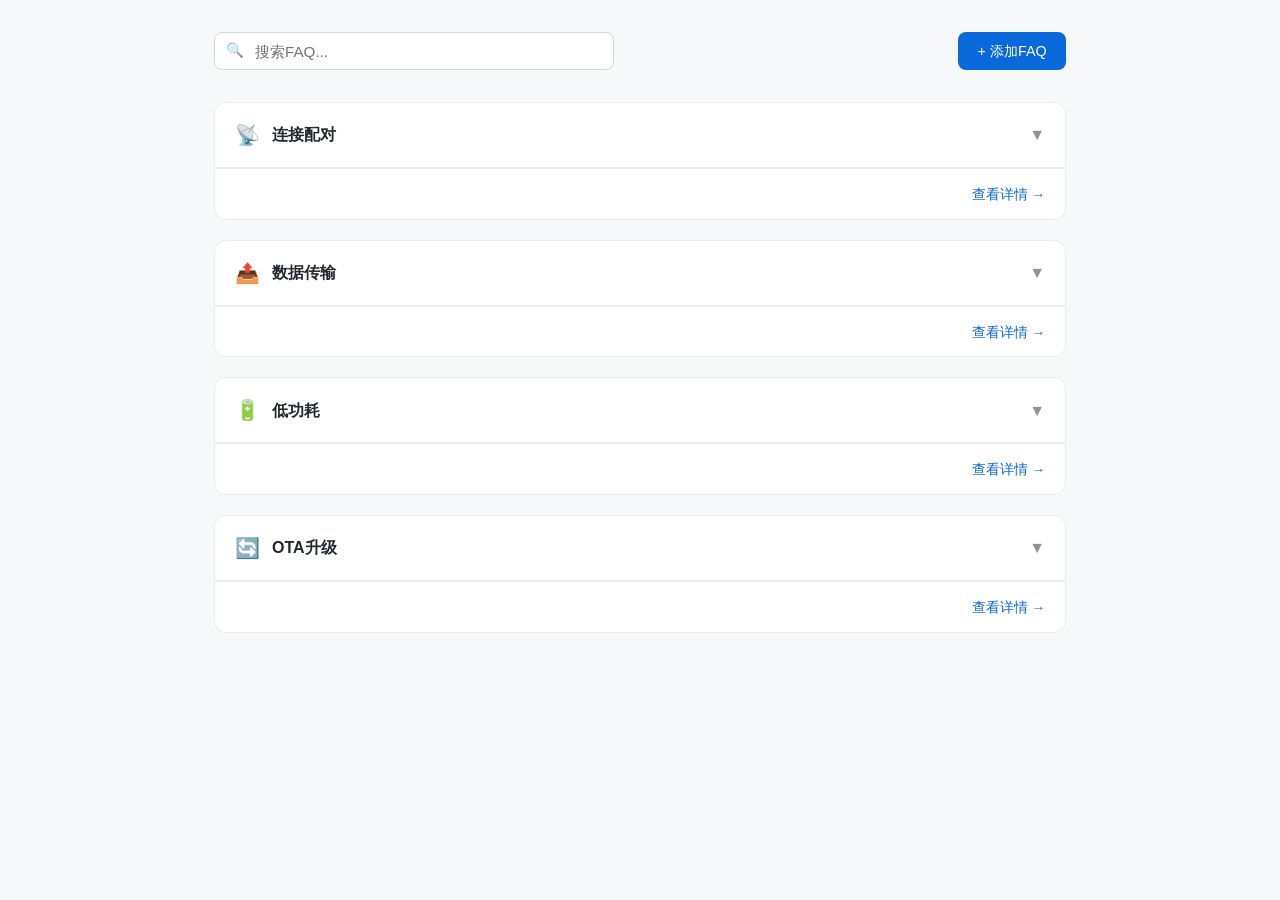
<file: ble-sdk-faq/index.html>
<!DOCTYPE html>
<html lang="zh-CN">
<head>
  <meta charset="UTF-8">
  <meta name="viewport" content="width=device-width, initial-scale=1.0">
  <title>BLE SDK FAQ - 常见问题解答</title>
  <link rel="stylesheet" href="faq.css">
</head>
<body>
  <div class="container">
    <!-- 工具栏 -->
    <div class="toolbar">
      <div class="search-box">
        <input type="text" id="searchInput" placeholder="搜索FAQ...">
      </div>
      <button class="btn-add" id="btnAddFaq">+ 添加FAQ</button>
    </div>

    <!-- FAQ模块列表 -->
    <div id="faqModules"></div>
  </div>

  <!-- 添加FAQ模态框 -->
  <div class="modal-overlay" id="modalAddFaq">
    <div class="modal">
      <div class="modal-header">
        <h2 class="modal-title">添加新FAQ</h2>
        <button class="modal-close" id="modalClose">&times;</button>
      </div>
      <div class="modal-body">
        <div class="form-group">
          <label>问题标题</label>
          <input type="text" id="faqQuestion" placeholder="请输入问题描述...">
        </div>
        <div class="form-group">
          <label>所属模块</label>
          <select id="faqModule">
            <option value="">选择模块...</option>
            <option value="connection">📡 连接配对</option>
            <option value="data">📤 数据传输</option>
            <option value="power">🔋 低功耗</option>
            <option value="ota">🔄 OTA升级</option>
            <option value="error">⚠️ 异常处理</option>
          </select>
        </div>
        <div class="form-group">
          <label>详细解答</label>
          <textarea id="faqAnswer" placeholder="请输入详细解答..."></textarea>
        </div>
        <div class="form-group">
          <label>代码示例（可选）</label>
          <textarea id="faqCode" placeholder="请输入代码示例..." style="min-height: 80px;"></textarea>
        </div>
      </div>
      <div class="modal-footer">
        <button class="btn btn-secondary" id="btnCancel">取消</button>
        <button class="btn btn-primary" id="btnSubmit">提交</button>
      </div>
    </div>
  </div>

  <script src="faq.js"></script>
  <script>
    // ===== 首页渲染逻辑 =====

    // 渲染模块列表
    function renderModules(faqs) {
      const container = document.getElementById('faqModules');
      container.innerHTML = '';

      // 按模块分组
      const modules = {};
      faqs.forEach(faq => {
        if (!modules[faq.module]) {
          modules[faq.module] = [];
        }
        modules[faq.module].push(faq);
      });

      // 渲染每个模块
      Object.keys(modules).forEach(moduleId => {
        const module = MODULES[moduleId];
        if (!module) return;

        const faqList = modules[moduleId];

        const card = document.createElement('div');
        card.className = 'module-card';
        card.innerHTML = `
          <div class="module-header" data-module="${moduleId}">
            <span class="module-icon">${module.icon}</span>
            <span class="module-title">${module.name}</span>
            <span class="module-toggle">▼</span>
          </div>
          <div class="module-body">
            ${faqList.map(faq => `
              <div class="faq-item">
                <span class="faq-question" data-id="${faq.id}">${faq.question}</span>
                <div class="faq-meta">
                  ${faq.tags.map(tag => `<span class="faq-tag">${tag}</span>`).join('')}
                </div>
              </div>
            `).join('')}
          </div>
          <div class="module-footer">
            <a class="btn-detail" href="detail.html?module=${moduleId}">查看详情 →</a>
          </div>
        `;

        container.appendChild(card);
      });

      // 绑定模块展开/收起事件
      document.querySelectorAll('.module-header').forEach(header => {
        header.addEventListener('click', () => {
          header.parentElement.classList.toggle('expanded');
        });
      });

      // 绑定FAQ点击事件
      document.querySelectorAll('.faq-question').forEach(item => {
        item.addEventListener('click', () => {
          const faqId = item.dataset.id;
          const faq = FAQStorage.getById(faqId);
          if (faq) {
            window.location.href = `detail.html?module=${faq.module}&highlight=${faqId}`;
          }
        });
      });
    }

    // 搜索功能
    function handleSearch(query) {
      if (query.trim() === '') {
        renderModules(FAQStorage.getAll());
      } else {
        const results = FAQStorage.search(query);
        renderModules(results);
      }
    }

    // 初始化
    document.addEventListener('DOMContentLoaded', () => {
      renderModules(FAQStorage.getAll());

      // 搜索输入
      const searchInput = document.getElementById('searchInput');
      searchInput.addEventListener('input', (e) => {
        handleSearch(e.target.value);
      });

      // 添加FAQ模态框
      const modal = document.getElementById('modalAddFaq');
      const btnAddFaq = document.getElementById('btnAddFaq');
      const btnClose = document.getElementById('modalClose');
      const btnCancel = document.getElementById('btnCancel');
      const btnSubmit = document.getElementById('btnSubmit');

      function openModal() {
        modal.classList.add('active');
        document.getElementById('faqQuestion').focus();
      }

      function closeModal() {
        modal.classList.remove('active');
        // 清空表单
        document.getElementById('faqQuestion').value = '';
        document.getElementById('faqModule').value = '';
        document.getElementById('faqAnswer').value = '';
        document.getElementById('faqCode').value = '';
      }

      btnAddFaq.addEventListener('click', openModal);
      btnClose.addEventListener('click', closeModal);
      btnCancel.addEventListener('click', closeModal);

      // 点击遮罩关闭
      modal.addEventListener('click', (e) => {
        if (e.target === modal) closeModal();
      });

      // 提交FAQ
      btnSubmit.addEventListener('click', () => {
        const question = document.getElementById('faqQuestion').value.trim();
        const module = document.getElementById('faqModule').value;
        const answer = document.getElementById('faqAnswer').value.trim();
        const code = document.getElementById('faqCode').value.trim();

        if (!question || !module || !answer) {
          alert('请填写必填项：问题标题、所属模块、详细解答');
          return;
        }

        FAQStorage.add({
          module,
          question,
          answer,
          code,
          tags: ['新增'],
          author: ''
        });

        closeModal();
        renderModules(FAQStorage.getAll());
        alert('FAQ添加成功！');
      });

      // ESC关闭模态框
      document.addEventListener('keydown', (e) => {
        if (e.key === 'Escape' && modal.classList.contains('active')) {
          closeModal();
        }
      });
    });
  </script>
</body>
</html>
</file>
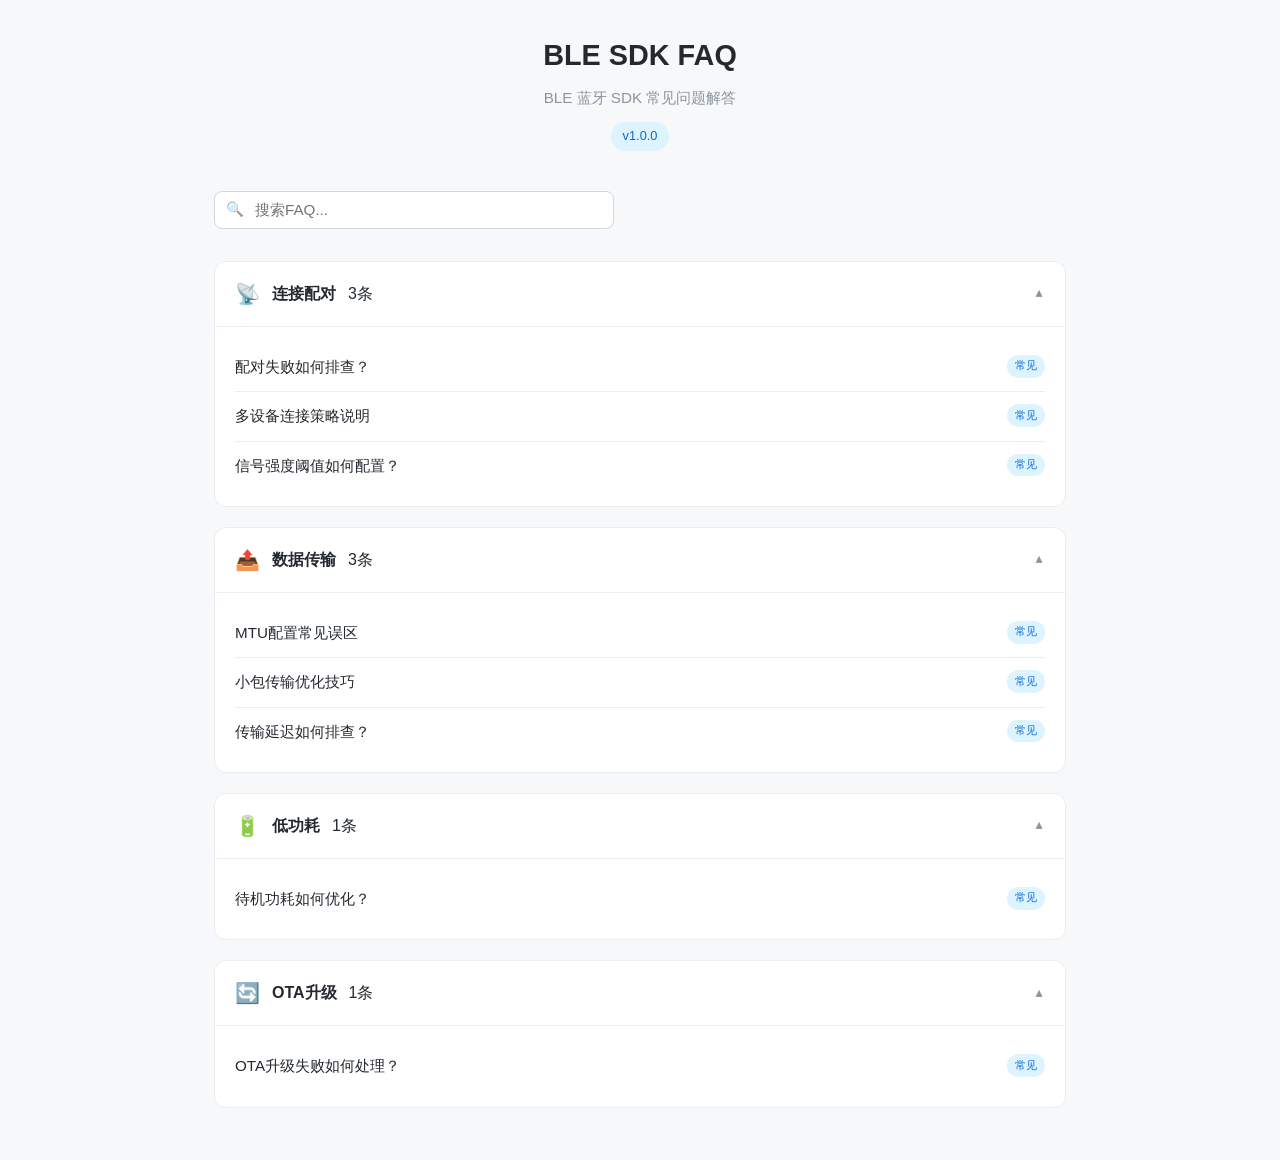
<file: ble-sdk-faq-standalone.html>
<!DOCTYPE html>
<html lang="zh-CN">
<head>
  <meta charset="UTF-8">
  <meta name="viewport" content="width=device-width, initial-scale=1.0">
  <title>BLE SDK FAQ - 常见问题解答</title>
  <style>
    /* ===== 基础变量 ===== */
    :root {
      --bg-primary: #ffffff;
      --bg-secondary: #f6f8fa;
      --bg-card: #ffffff;
      --text-primary: #24292f;
      --text-secondary: #57606a;
      --text-muted: #8b949e;
      --accent: #0969da;
      --accent-hover: #0860ca;
      --border: #d0d7de;
      --border-light: #eaecef;
      --tag-bg: #ddf4ff;
      --tag-text: #0969da;
      --shadow: 0 1px 3px rgba(0,0,0,0.08);
      --shadow-hover: 0 4px 12px rgba(0,0,0,0.12);
      --radius: 8px;
      --radius-lg: 12px;
    }

    /* ===== 重置样式 ===== */
    * { margin: 0; padding: 0; box-sizing: border-box; }

    body {
      font-family: -apple-system, BlinkMacSystemFont, "Segoe UI", Helvetica, Arial, sans-serif;
      background: var(--bg-secondary);
      color: var(--text-primary);
      line-height: 1.6;
      min-height: 100vh;
    }

    /* ===== 容器 ===== */
    .container {
      max-width: 900px;
      margin: 0 auto;
      padding: 2rem 1.5rem;
    }

    /* ===== 头部 ===== */
    .page-header {
      text-align: center;
      margin-bottom: 2.5rem;
    }

    .page-header h1 {
      font-size: 1.8rem;
      font-weight: 700;
      color: var(--text-primary);
      margin-bottom: 0.5rem;
    }

    .page-header p {
      color: var(--text-muted);
      font-size: 0.95rem;
    }

    .page-header .version {
      display: inline-block;
      margin-top: 0.75rem;
      padding: 0.25rem 0.75rem;
      background: var(--tag-bg);
      color: var(--tag-text);
      border-radius: 20px;
      font-size: 0.8rem;
      font-weight: 500;
    }

    /* ===== 工具栏 ===== */
    .toolbar {
      display: flex;
      align-items: center;
      justify-content: space-between;
      gap: 1rem;
      margin-bottom: 2rem;
    }

    .search-box {
      flex: 1;
      max-width: 400px;
      position: relative;
    }

    .search-box input {
      width: 100%;
      padding: 0.6rem 1rem 0.6rem 2.5rem;
      border: 1px solid var(--border);
      border-radius: var(--radius);
      font-size: 0.95rem;
      background: var(--bg-primary);
      transition: border-color 0.2s, box-shadow 0.2s;
    }

    .search-box input:focus {
      outline: none;
      border-color: var(--accent);
      box-shadow: 0 0 0 3px rgba(9, 105, 218, 0.1);
    }

    .search-box::before {
      content: "🔍";
      position: absolute;
      left: 0.75rem;
      top: 50%;
      transform: translateY(-50%);
      font-size: 0.9rem;
      opacity: 0.6;
    }

    /* ===== 模块卡片 ===== */
    .module-card {
      background: var(--bg-card);
      border: 1px solid var(--border-light);
      border-radius: var(--radius-lg);
      margin-bottom: 1.25rem;
      overflow: hidden;
      transition: box-shadow 0.2s, border-color 0.2s;
    }

    .module-card:hover {
      box-shadow: var(--shadow-hover);
      border-color: var(--border);
    }

    .module-header {
      display: flex;
      align-items: center;
      gap: 0.75rem;
      padding: 1rem 1.25rem;
      border-bottom: 1px solid var(--border-light);
      cursor: pointer;
      user-select: none;
    }

    .module-icon { font-size: 1.25rem; }
    .module-title { font-size: 1rem; font-weight: 600; color: var(--text-primary); }

    .module-toggle {
      margin-left: auto;
      color: var(--text-muted);
      transition: transform 0.2s;
      font-size: 0.75rem;
    }

    .module-card.expanded .module-toggle { transform: rotate(180deg); }

    .module-body { display: none; padding: 1rem 1.25rem; }
    .module-card.expanded .module-body { display: block; }

    /* ===== FAQ列表项 ===== */
    .faq-item {
      display: flex;
      align-items: flex-start;
      justify-content: space-between;
      padding: 0.75rem 0;
      border-bottom: 1px solid var(--border-light);
      gap: 1rem;
    }

    .faq-item:last-child { border-bottom: none; }

    .faq-question {
      flex: 1;
      font-size: 0.95rem;
      color: var(--text-primary);
      cursor: pointer;
      transition: color 0.2s;
    }

    .faq-question:hover { color: var(--accent); }

    .faq-meta { display: flex; align-items: center; gap: 0.5rem; flex-shrink: 0; }

    .faq-tag {
      font-size: 0.7rem;
      padding: 0.15rem 0.5rem;
      background: var(--tag-bg);
      color: var(--tag-text);
      border-radius: 20px;
      font-weight: 500;
    }

    /* ===== FAQ详情弹窗 ===== */
    .modal-overlay {
      display: none;
      position: fixed;
      top: 0; left: 0; right: 0; bottom: 0;
      background: rgba(0, 0, 0, 0.5);
      z-index: 1000;
      align-items: center;
      justify-content: center;
      padding: 1rem;
    }

    .modal-overlay.active { display: flex; }

    .modal {
      background: var(--bg-primary);
      border-radius: var(--radius-lg);
      width: 100%;
      max-width: 680px;
      max-height: 90vh;
      overflow-y: auto;
    }

    .modal-header {
      display: flex;
      align-items: center;
      justify-content: space-between;
      padding: 1.25rem 1.5rem;
      border-bottom: 1px solid var(--border-light);
      position: sticky;
      top: 0;
      background: var(--bg-primary);
    }

    .modal-title { font-size: 1.1rem; font-weight: 600; }

    .modal-close {
      background: none;
      border: none;
      font-size: 1.5rem;
      color: var(--text-muted);
      cursor: pointer;
      line-height: 1;
    }

    .modal-close:hover { color: var(--text-primary); }

    .modal-body { padding: 1.5rem; }

    .modal-q {
      font-size: 1.05rem;
      font-weight: 600;
      color: var(--text-primary);
      margin-bottom: 1rem;
      display: flex;
      align-items: flex-start;
      gap: 0.5rem;
    }

    .modal-q::before {
      content: "Q";
      display: inline-flex;
      align-items: center;
      justify-content: center;
      width: 1.5rem;
      height: 1.5rem;
      background: var(--accent);
      color: white;
      border-radius: 4px;
      font-size: 0.8rem;
      font-weight: 600;
      flex-shrink: 0;
    }

    .modal-answer {
      color: var(--text-secondary);
      line-height: 1.8;
      white-space: pre-wrap;
      padding-left: 2rem;
    }

    .modal-answer p { margin-bottom: 0.75rem; }
    .modal-answer p:last-child { margin-bottom: 0; }

    .modal-code {
      background: #1e1e1e;
      color: #d4d4d4;
      padding: 1rem;
      border-radius: var(--radius);
      margin: 1rem 0 1rem 2rem;
      overflow-x: auto;
      font-family: "SF Mono", Monaco, Consolas, monospace;
      font-size: 0.85rem;
      line-height: 1.5;
    }

    .modal-footer {
      padding: 0.75rem 1.5rem 1.5rem;
      display: flex;
      align-items: center;
      gap: 0.75rem;
    }

    .modal-date {
      font-size: 0.8rem;
      color: var(--text-muted);
    }

    /* ===== 空状态 ===== */
    .empty-state {
      text-align: center;
      padding: 3rem 1rem;
      color: var(--text-muted);
    }

    .empty-state-icon { font-size: 3rem; margin-bottom: 1rem; }
    .empty-state-text { font-size: 1rem; }

    /* ===== 响应式 ===== */
    @media (max-width: 640px) {
      .container { padding: 1.5rem 1rem; }
      .toolbar { flex-direction: column; align-items: stretch; }
      .search-box { max-width: none; }
      .page-header h1 { font-size: 1.5rem; }
    }
  </style>
</head>
<body>
  <div class="container">
    <div class="page-header">
      <h1>BLE SDK FAQ</h1>
      <p>BLE 蓝牙 SDK 常见问题解答</p>
      <span class="version">v1.0.0</span>
    </div>

    <div class="toolbar">
      <div class="search-box">
        <input type="text" id="searchInput" placeholder="搜索FAQ...">
      </div>
    </div>

    <div id="faqModules"></div>
  </div>

  <!-- FAQ详情弹窗 -->
  <div class="modal-overlay" id="modalDetail">
    <div class="modal">
      <div class="modal-header">
        <span class="modal-title" id="modalModuleName"></span>
        <button class="modal-close" id="modalClose">&times;</button>
      </div>
      <div class="modal-body" id="modalBody"></div>
      <div class="modal-footer">
        <span class="modal-date" id="modalDate"></span>
      </div>
    </div>
  </div>

  <script>
    // ===== 模块配置 =====
    const MODULES = {
      connection: { id: 'connection', name: '连接配对', icon: '📡' },
      data: { id: 'data', name: '数据传输', icon: '📤' },
      power: { id: 'power', name: '低功耗', icon: '🔋' },
      ota: { id: 'ota', name: 'OTA升级', icon: '🔄' },
      error: { id: 'error', name: '异常处理', icon: '⚠️' }
    };

    // ===== FAQ数据 =====
    const FAQS = [
      {
        id: 'faq_001',
        module: 'connection',
        question: '配对失败如何排查？',
        answer: '配对失败常见原因包括：\n\n1. 距离过远：确保设备在1米以内\n2. 名称冲突：多个设备同名可能导致配对错误\n3. 芯片忙碌：上一个连接未完全断开\n4. 加密不匹配：确认双方加密等级一致\n\n排查步骤：\n1. 重启双方设备\n2. 清除已配对列表\n3. 确认设备处于可发现模式\n4. 检查BLE协议栈日志',
        code: '// 清除配对列表\nble_pair_clear_all();\n\n// 重新开始配对\nble_pair_start();',
        tags: ['常见'],
        date: '2026-05-10'
      },
      {
        id: 'faq_002',
        module: 'connection',
        question: '多设备连接策略说明',
        answer: 'TS8001支持多设备连接，但有以下限制：\n\n- 最多同时连接4个设备\n- 建议不超过3个以保证通信质量\n- 各连接共享带宽资源',
        code: '// 设置最大连接数\nble_config.max_conn = 3;',
        tags: ['常见'],
        date: '2026-05-10'
      },
      {
        id: 'faq_003',
        module: 'connection',
        question: '信号强度阈值如何配置？',
        answer: '信号强度(RSSI)阈值用于控制连接质量和断开判定。\n\n推荐配置：\n- 最小连接阈值：-80 dBm\n- 警告阈值：-70 dBm',
        code: 'ble_config.rssi_min = -80;\nble_config.rssi_warn = -70;',
        tags: ['常见'],
        date: '2026-05-10'
      },
      {
        id: 'faq_004',
        module: 'data',
        question: 'MTU配置常见误区',
        answer: 'MTU（最大传输单元）配置常见错误：\n\n1. MTU不是越大越好：过大会增加功耗\n2. 两端MTU不匹配：以较小值为准\n3. 未在连接建立后协商：需要手动触发MTU协商\n\n推荐默认值为23字节（BLE 4.0兼容），可升级到247字节（BLE 4.2+）',
        code: '// 请求MTU协商\nble_att_request_mtu(247);',
        tags: ['常见'],
        date: '2026-05-12'
      },
      {
        id: 'faq_005',
        module: 'data',
        question: '小包传输优化技巧',
        answer: '针对小数据包（<20字节）的优化建议：\n\n1. 合并高频小数据为一批传输\n2. 使用Notify而非Write+Response\n3. 合理设置连接间隔',
        code: '// 批量发送数据\nuint8_t batch_data[] = {0x01, 0x02, 0x03};\nble_notify_send(handle, batch_data, sizeof(batch_data));',
        tags: ['常见'],
        date: '2026-05-12'
      },
      {
        id: 'faq_006',
        module: 'data',
        question: '传输延迟如何排查？',
        answer: '传输延迟排查思路：\n\n1. 检查连接间隔是否过大\n2. 确认对端设备响应速度\n3. 查看协议栈是否有数据堆积',
        tags: ['常见'],
        date: '2026-05-12'
      },
      {
        id: 'faq_007',
        module: 'power',
        question: '待机功耗如何优化？',
        answer: '待机功耗优化关键点：\n\n1. 合理配置Deep Sleep模式\n2. 关闭不必要的外设时钟\n3. 降低CPU频率\n4. 优化广播间隔',
        code: '// 进入深度睡眠\nsystem_sleep(SLEEP_MODE_DEEP);\n\n// 关闭未使用外设\nperipheral_clock_disable(UART_ID);',
        tags: ['常见'],
        date: '2026-05-15'
      },
      {
        id: 'faq_008',
        module: 'ota',
        question: 'OTA升级失败如何处理？',
        answer: 'OTA升级失败处理流程：\n\n1. 检查固件签名是否正确\n2. 确认升级区大小足够\n3. 确保传输过程不断电\n4. 验证新固件完整性',
        tags: ['常见'],
        date: '2026-05-15'
      }
    ];

    // ===== 渲染模块列表 =====
    function renderModules(faqs) {
      const container = document.getElementById('faqModules');

      if (faqs.length === 0) {
        container.innerHTML = `
          <div class="empty-state">
            <div class="empty-state-icon">🔍</div>
            <div class="empty-state-text">未找到相关FAQ</div>
          </div>`;
        return;
      }

      // 按模块分组并排序
      const modules = {};
      faqs.forEach(faq => {
        if (!modules[faq.module]) modules[faq.module] = [];
        modules[faq.module].push(faq);
      });

      // 按日期倒序
      Object.keys(modules).forEach(moduleId => {
        modules[moduleId].sort((a, b) => new Date(b.date) - new Date(a.date));
      });

      container.innerHTML = '';

      Object.keys(modules).forEach(moduleId => {
        const module = MODULES[moduleId];
        if (!module) return;

        const faqList = modules[moduleId];
        if (faqList.length === 0) return;

        const card = document.createElement('div');
        card.className = 'module-card expanded';
        card.innerHTML = `
          <div class="module-header">
            <span class="module-icon">${module.icon}</span>
            <span class="module-title">${module.name}</span>
            <span class="faq-count">${faqList.length}条</span>
            <span class="module-toggle">▼</span>
          </div>
          <div class="module-body">
            ${faqList.map(faq => `
              <div class="faq-item">
                <span class="faq-question" data-id="${faq.id}">${faq.question}</span>
                <div class="faq-meta">
                  ${faq.tags.map(tag => `<span class="faq-tag">${tag}</span>`).join('')}
                </div>
              </div>
            `).join('')}
          </div>`;

        container.appendChild(card);
      });

      // 绑定模块展开/收起
      document.querySelectorAll('.module-header').forEach(header => {
        header.addEventListener('click', () => {
          header.parentElement.classList.toggle('expanded');
        });
      });

      // 绑定FAQ点击
      document.querySelectorAll('.faq-question').forEach(item => {
        item.addEventListener('click', () => {
          const faq = FAQS.find(f => f.id === item.dataset.id);
          if (faq) openModal(faq);
        });
      });
    }

    // ===== 弹窗操作 =====
    function openModal(faq) {
      document.getElementById('modalModuleName').textContent = MODULES[faq.module]?.name || '';
      document.getElementById('modalDate').textContent = faq.date;

      const body = document.getElementById('modalBody');
      let html = `<div class="modal-q">${escapeHtml(faq.question)}</div>`;
      html += `<div class="modal-answer">${formatAnswer(faq.answer)}</div>`;
      if (faq.code) {
        html += `<div class="modal-code">${escapeHtml(faq.code)}</div>`;
      }
      body.innerHTML = html;

      document.getElementById('modalDetail').classList.add('active');
      document.body.style.overflow = 'hidden';
    }

    function closeModal() {
      document.getElementById('modalDetail').classList.remove('active');
      document.body.style.overflow = '';
    }

    // ===== 工具函数 =====
    function formatAnswer(text) {
      return text
        .replace(/&/g, '&amp;')
        .replace(/</g, '&lt;')
        .replace(/>/g, '&gt;')
        .replace(/\n/g, '<br>')
        .replace(/\*\*(.*?)\*\*/g, '<strong>$1</strong>');
    }

    function escapeHtml(text) {
      const div = document.createElement('div');
      div.textContent = text;
      return div.innerHTML;
    }

    // ===== 搜索 =====
    function handleSearch(query) {
      if (query.trim() === '') {
        renderModules(FAQS);
      } else {
        const q = query.toLowerCase();
        const results = FAQS.filter(faq =>
          faq.question.toLowerCase().includes(q) ||
          faq.answer.toLowerCase().includes(q)
        );
        renderModules(results);
      }
    }

    // ===== 初始化 =====
    document.addEventListener('DOMContentLoaded', () => {
      renderModules(FAQS);

      const searchInput = document.getElementById('searchInput');
      searchInput.addEventListener('input', (e) => handleSearch(e.target.value));

      document.getElementById('modalClose').addEventListener('click', closeModal);
      document.getElementById('modalDetail').addEventListener('click', (e) => {
        if (e.target === document.getElementById('modalDetail')) closeModal();
      });

      document.addEventListener('keydown', (e) => {
        if (e.key === 'Escape') closeModal();
      });
    });
  </script>
</body>
</html>
</file>
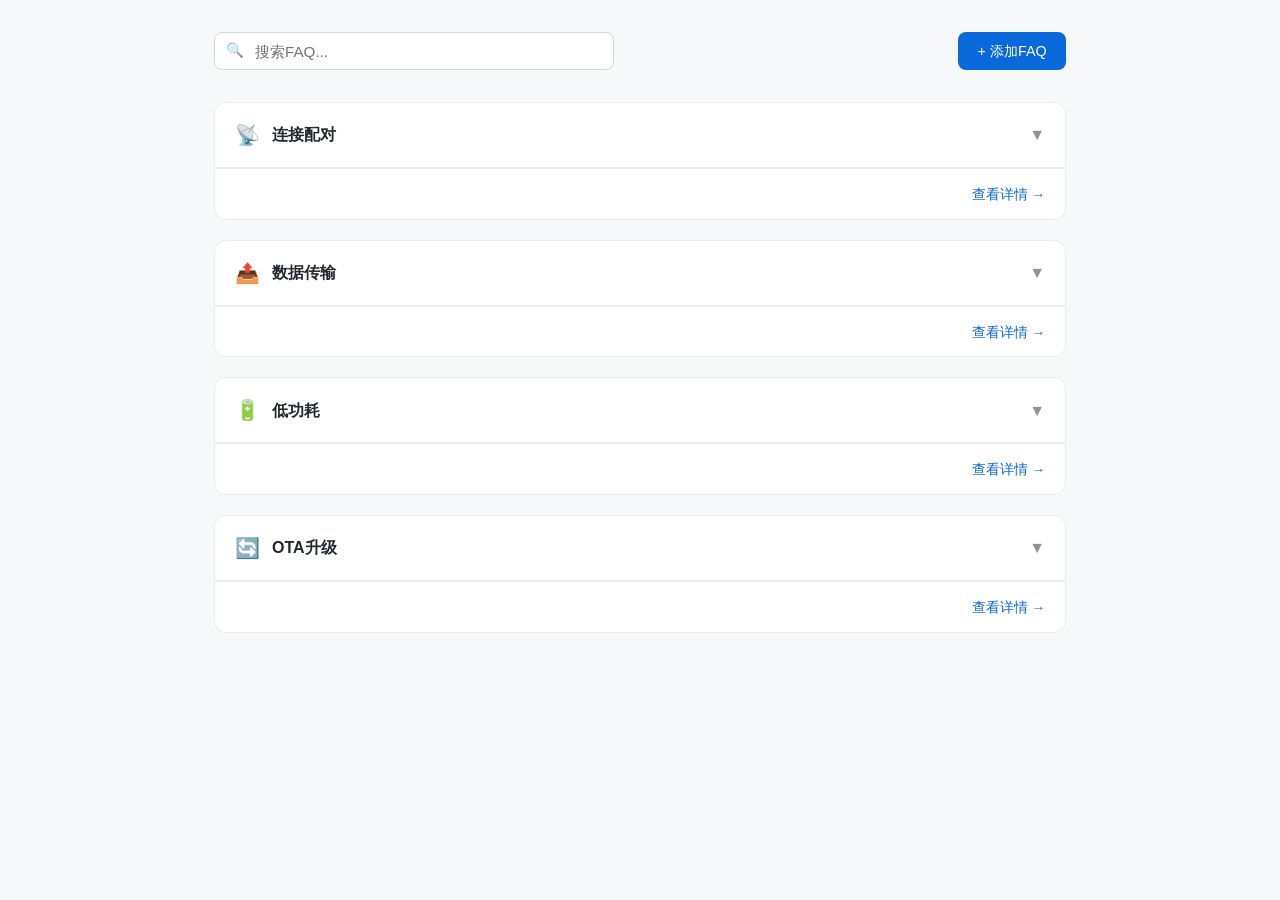
<file: ble-sdk-faq/detail.html>
<!DOCTYPE html>
<html lang="zh-CN">
<head>
  <meta charset="UTF-8">
  <meta name="viewport" content="width=device-width, initial-scale=1.0">
  <title>FAQ详情 - BLE SDK</title>
  <link rel="stylesheet" href="faq.css">
  <style>
    /* 详情页额外样式 */
    .detail-header {
      margin-bottom: 2rem;
    }

    .breadcrumb {
      display: flex;
      align-items: center;
      gap: 0.5rem;
      margin-bottom: 1rem;
      font-size: 0.9rem;
      color: var(--text-muted);
    }

    .breadcrumb a {
      color: var(--accent);
      text-decoration: none;
    }

    .breadcrumb a:hover {
      text-decoration: underline;
    }

    .module-info {
      display: flex;
      align-items: center;
      gap: 0.75rem;
      margin-bottom: 1.5rem;
    }

    .module-info .module-icon {
      font-size: 2rem;
    }

    .module-info .module-name {
      font-size: 1.5rem;
      font-weight: 600;
    }

    .faq-detail-card {
      background: var(--bg-card);
      border: 1px solid var(--border-light);
      border-radius: var(--radius-lg);
      padding: 1.5rem;
      margin-bottom: 1.5rem;
    }

    .faq-detail-card:target {
      background: var(--tag-bg);
      border-color: var(--accent);
    }

    .faq-detail-question {
      font-size: 1.1rem;
      font-weight: 600;
      color: var(--text-primary);
      margin-bottom: 0.75rem;
      display: flex;
      align-items: center;
      gap: 0.5rem;
    }

    .faq-detail-question::before {
      content: "Q";
      display: inline-flex;
      align-items: center;
      justify-content: center;
      width: 1.5rem;
      height: 1.5rem;
      background: var(--accent);
      color: white;
      border-radius: 4px;
      font-size: 0.8rem;
      font-weight: 600;
    }

    .faq-detail-answer {
      color: var(--text-secondary);
      line-height: 1.8;
      white-space: pre-wrap;
    }

    .faq-detail-answer p {
      margin-bottom: 0.75rem;
    }

    .faq-detail-answer p:last-child {
      margin-bottom: 0;
    }

    .faq-detail-code {
      background: #1e1e1e;
      color: #d4d4d4;
      padding: 1rem;
      border-radius: var(--radius);
      margin: 1rem 0;
      overflow-x: auto;
      font-family: "SF Mono", Monaco, Consolas, monospace;
      font-size: 0.85rem;
      line-height: 1.5;
    }

    .faq-detail-date {
      font-size: 0.8rem;
      color: var(--text-muted);
      margin-top: 1rem;
      text-align: right;
    }

    .btn-back-top {
      position: fixed;
      bottom: 2rem;
      right: 2rem;
      width: 2.5rem;
      height: 2.5rem;
      background: var(--accent);
      color: white;
      border: none;
      border-radius: 50%;
      font-size: 1.2rem;
      cursor: pointer;
      box-shadow: var(--shadow);
      opacity: 0;
      transition: opacity 0.2s;
    }

    .btn-back-top.visible {
      opacity: 1;
    }

    .btn-back-top:hover {
      background: var(--accent-hover);
    }
  </style>
</head>
<body>
  <div class="container">
    <div class="detail-header">
      <div class="breadcrumb">
        <a href="index.html">← 返回首页</a>
        <span>/</span>
        <span id="breadcrumbModule">加载中...</span>
      </div>
      <div class="module-info" id="moduleInfo"></div>
    </div>

    <div id="faqList"></div>
  </div>

  <button class="btn-back-top" id="btnBackTop">↑</button>

  <script src="faq.js"></script>
  <script>
    // ===== 详情页渲染逻辑 =====

    function renderDetailPage() {
      const params = new URLSearchParams(window.location.search);
      const moduleId = params.get('module');
      const highlightId = params.get('highlight');

      if (!moduleId) {
        window.location.href = 'index.html';
        return;
      }

      const module = MODULES[moduleId];
      if (!module) {
        window.location.href = 'index.html';
        return;
      }

      // 渲染面包屑和模块信息
      document.getElementById('breadcrumbModule').textContent = module.name;
      document.getElementById('moduleInfo').innerHTML = `
        <span class="module-icon">${module.icon}</span>
        <span class="module-name">${module.name}</span>
      `;

      // 设置页面标题
      document.title = `${module.name} - FAQ详情 - BLE SDK`;

      // 渲染FAQ列表
      const faqs = FAQStorage.getByModule(moduleId);
      const container = document.getElementById('faqList');

      if (faqs.length === 0) {
        container.innerHTML = '<p style="color: var(--text-muted); text-align: center; padding: 2rem;">暂无FAQ内容</p>';
        return;
      }

      container.innerHTML = faqs.map(faq => `
        <div class="faq-detail-card" id="${faq.id}">
          <div class="faq-detail-question">${faq.question}</div>
          <div class="faq-detail-answer">${formatAnswer(faq.answer)}</div>
          ${faq.code ? `<div class="faq-detail-code">${escapeHtml(faq.code)}</div>` : ''}
          <div class="faq-detail-date">${faq.date}</div>
        </div>
      `).join('');

      // 如果有高亮ID，滚动到该位置
      if (highlightId) {
        setTimeout(() => {
          const target = document.getElementById(highlightId);
          if (target) {
            target.scrollIntoView({ behavior: 'smooth', block: 'center' });
          }
        }, 100);
      }
    }

    // 格式化答案（简单处理换行和粗体）
    function formatAnswer(text) {
      return text
        .replace(/\n/g, '<br>')
        .replace(/\*\*(.*?)\*\*/g, '<strong>$1</strong>');
    }

    // HTML转义
    function escapeHtml(text) {
      const div = document.createElement('div');
      div.textContent = text;
      return div.innerHTML;
    }

    // 回到顶部按钮
    function initBackTopButton() {
      const btn = document.getElementById('btnBackTop');

      window.addEventListener('scroll', () => {
        if (window.scrollY > 300) {
          btn.classList.add('visible');
        } else {
          btn.classList.remove('visible');
        }
      });

      btn.addEventListener('click', () => {
        window.scrollTo({ top: 0, behavior: 'smooth' });
      });
    }

    // 初始化
    document.addEventListener('DOMContentLoaded', () => {
      renderDetailPage();
      initBackTopButton();
    });
  </script>
</body>
</html>
</file>
<file: ble-sdk-faq/faq.css>
/* ===== 基础变量 ===== */
:root {
  --bg-primary: #ffffff;
  --bg-secondary: #f6f8fa;
  --bg-card: #ffffff;
  --text-primary: #24292f;
  --text-secondary: #57606a;
  --text-muted: #8b949e;
  --accent: #0969da;
  --accent-hover: #0860ca;
  --border: #d0d7de;
  --border-light: #eaecef;
  --tag-bg: #ddf4ff;
  --tag-text: #0969da;
  --shadow: 0 1px 3px rgba(0,0,0,0.08);
  --shadow-hover: 0 4px 12px rgba(0,0,0,0.12);
  --radius: 8px;
  --radius-lg: 12px;
}

/* ===== 重置样式 ===== */
* {
  margin: 0;
  padding: 0;
  box-sizing: border-box;
}

body {
  font-family: -apple-system, BlinkMacSystemFont, "Segoe UI", Helvetica, Arial, sans-serif;
  background: var(--bg-secondary);
  color: var(--text-primary);
  line-height: 1.6;
  min-height: 100vh;
}

/* ===== 容器 ===== */
.container {
  max-width: 900px;
  margin: 0 auto;
  padding: 2rem 1.5rem;
}

/* ===== 头部工具栏 ===== */
.toolbar {
  display: flex;
  align-items: center;
  justify-content: space-between;
  gap: 1rem;
  margin-bottom: 2rem;
}

.search-box {
  flex: 1;
  max-width: 400px;
  position: relative;
}

.search-box input {
  width: 100%;
  padding: 0.6rem 1rem 0.6rem 2.5rem;
  border: 1px solid var(--border);
  border-radius: var(--radius);
  font-size: 0.95rem;
  background: var(--bg-primary);
  transition: border-color 0.2s, box-shadow 0.2s;
}

.search-box input:focus {
  outline: none;
  border-color: var(--accent);
  box-shadow: 0 0 0 3px rgba(9, 105, 218, 0.1);
}

.search-box::before {
  content: "🔍";
  position: absolute;
  left: 0.75rem;
  top: 50%;
  transform: translateY(-50%);
  font-size: 0.9rem;
  opacity: 0.6;
}

.btn-add {
  display: inline-flex;
  align-items: center;
  gap: 0.4rem;
  padding: 0.6rem 1.2rem;
  background: var(--accent);
  color: white;
  border: none;
  border-radius: var(--radius);
  font-size: 0.9rem;
  font-weight: 500;
  cursor: pointer;
  transition: background 0.2s, transform 0.1s;
}

.btn-add:hover {
  background: var(--accent-hover);
  transform: translateY(-1px);
}

/* ===== 模块卡片 ===== */
.module-card {
  background: var(--bg-card);
  border: 1px solid var(--border-light);
  border-radius: var(--radius-lg);
  margin-bottom: 1.25rem;
  overflow: hidden;
  transition: box-shadow 0.2s, border-color 0.2s;
}

.module-card:hover {
  box-shadow: var(--shadow-hover);
  border-color: var(--border);
}

.module-header {
  display: flex;
  align-items: center;
  gap: 0.75rem;
  padding: 1rem 1.25rem;
  border-bottom: 1px solid var(--border-light);
  cursor: pointer;
  user-select: none;
}

.module-icon {
  font-size: 1.25rem;
}

.module-title {
  font-size: 1rem;
  font-weight: 600;
  color: var(--text-primary);
}

.module-toggle {
  margin-left: auto;
  color: var(--text-muted);
  transition: transform 0.2s;
}

.module-card.expanded .module-toggle {
  transform: rotate(180deg);
}

.module-body {
  display: none;
  padding: 1rem 1.25rem;
}

.module-card.expanded .module-body {
  display: block;
}

/* ===== FAQ列表项 ===== */
.faq-item {
  display: flex;
  align-items: flex-start;
  justify-content: space-between;
  padding: 0.75rem 0;
  border-bottom: 1px solid var(--border-light);
  gap: 1rem;
}

.faq-item:last-child {
  border-bottom: none;
}

.faq-question {
  flex: 1;
  font-size: 0.95rem;
  color: var(--text-primary);
  cursor: pointer;
  transition: color 0.2s;
}

.faq-question:hover {
  color: var(--accent);
}

.faq-meta {
  display: flex;
  align-items: center;
  gap: 0.5rem;
  flex-shrink: 0;
}

.faq-tag {
  font-size: 0.7rem;
  padding: 0.15rem 0.5rem;
  background: var(--tag-bg);
  color: var(--tag-text);
  border-radius: 20px;
  font-weight: 500;
}

.module-footer {
  padding: 0.75rem 1.25rem;
  border-top: 1px solid var(--border-light);
  text-align: right;
}

.btn-detail {
  font-size: 0.85rem;
  color: var(--accent);
  text-decoration: none;
  cursor: pointer;
}

.btn-detail:hover {
  text-decoration: underline;
}

/* ===== 模态框 ===== */
.modal-overlay {
  display: none;
  position: fixed;
  top: 0;
  left: 0;
  right: 0;
  bottom: 0;
  background: rgba(0, 0, 0, 0.5);
  z-index: 1000;
  align-items: center;
  justify-content: center;
  padding: 1rem;
}

.modal-overlay.active {
  display: flex;
}

.modal {
  background: var(--bg-primary);
  border-radius: var(--radius-lg);
  width: 100%;
  max-width: 500px;
  max-height: 90vh;
  overflow-y: auto;
}

.modal-header {
  display: flex;
  align-items: center;
  justify-content: space-between;
  padding: 1.25rem 1.5rem;
  border-bottom: 1px solid var(--border-light);
}

.modal-title {
  font-size: 1.1rem;
  font-weight: 600;
}

.modal-close {
  background: none;
  border: none;
  font-size: 1.5rem;
  color: var(--text-muted);
  cursor: pointer;
  line-height: 1;
}

.modal-close:hover {
  color: var(--text-primary);
}

.modal-body {
  padding: 1.5rem;
}

.form-group {
  margin-bottom: 1.25rem;
}

.form-group label {
  display: block;
  font-size: 0.9rem;
  font-weight: 500;
  margin-bottom: 0.5rem;
  color: var(--text-primary);
}

.form-group input,
.form-group select,
.form-group textarea {
  width: 100%;
  padding: 0.6rem 0.75rem;
  border: 1px solid var(--border);
  border-radius: var(--radius);
  font-size: 0.9rem;
  font-family: inherit;
  transition: border-color 0.2s, box-shadow 0.2s;
}

.form-group textarea {
  min-height: 120px;
  resize: vertical;
}

.form-group input:focus,
.form-group select:focus,
.form-group textarea:focus {
  outline: none;
  border-color: var(--accent);
  box-shadow: 0 0 0 3px rgba(9, 105, 218, 0.1);
}

.modal-footer {
  display: flex;
  justify-content: flex-end;
  gap: 0.75rem;
  padding: 1rem 1.5rem;
  border-top: 1px solid var(--border-light);
}

.btn {
  padding: 0.6rem 1.25rem;
  border-radius: var(--radius);
  font-size: 0.9rem;
  font-weight: 500;
  cursor: pointer;
  transition: all 0.2s;
}

.btn-secondary {
  background: var(--bg-secondary);
  border: 1px solid var(--border);
  color: var(--text-primary);
}

.btn-secondary:hover {
  background: var(--border-light);
}

.btn-primary {
  background: var(--accent);
  border: 1px solid var(--accent);
  color: white;
}

.btn-primary:hover {
  background: var(--accent-hover);
}

/* ===== 响应式 ===== */
@media (max-width: 640px) {
  .container {
    padding: 1.5rem 1rem;
  }

  .toolbar {
    flex-direction: column;
    align-items: stretch;
  }

  .search-box {
    max-width: none;
  }

  .btn-add {
    justify-content: center;
  }
}
</file>
